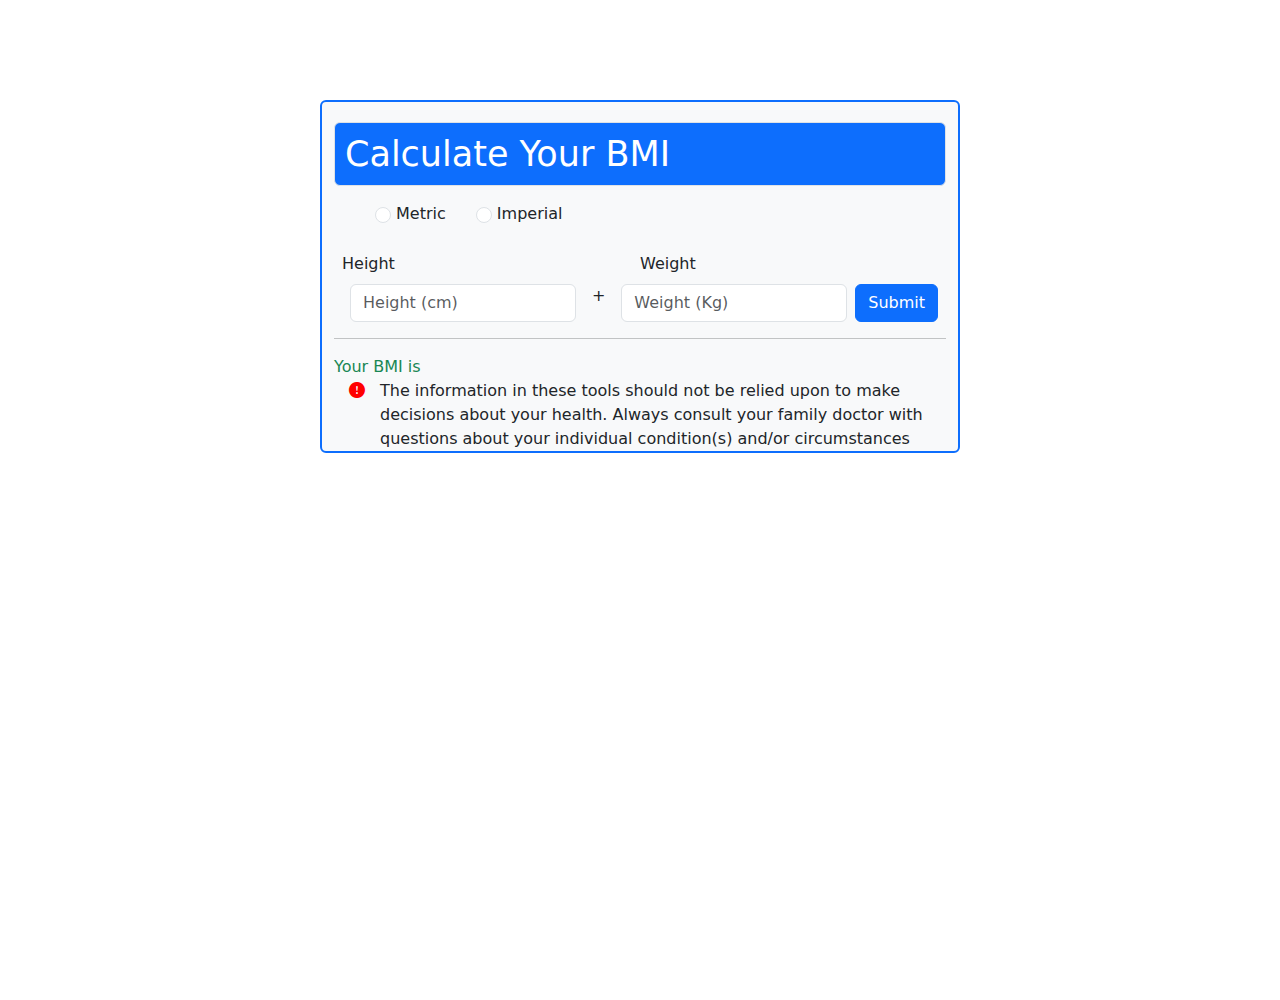
<file: bmi-calculator.html>
<!DOCTYPE html>
<html lang="en">
<head>
    <meta charset="UTF-8">
    <meta name="viewport" content="width=device-width, initial-scale=1.0">
    <title>BMI</title>
    <link rel="stylesheet" href="https://cdn.jsdelivr.net/npm/bootstrap-icons@1.11.1/font/bootstrap-icons.css">
    <link rel="stylesheet" href="https://cdn.jsdelivr.net/npm/bootstrap@5.3.2/dist/css/bootstrap.min.css">
    <style>
        h1{
            font-size: 35px;
            margin-top: 20px;
        }
        body{
            width: 100%;
            height: 100vh;
            
        }
        .bi-exclamation-circle-fill{
            color: red;
        }
        .radio span{
            margin-left: 20px;
        }
        .radio input{
            margin: 5px;
        }
        .value{
            font-size: 50px;
        }
        .footer span{
            padding-left: 15px;
        }
        h1{
            color: white;
            padding: 10px;
        }
        .main-con{
            margin-top: 100px;
        }
    </style>
    <script>
        function cal(){
            var w = parseInt(document.getElementById("weight").value);
            var h = parseInt(document.getElementById("height").value)/100;
            var bmi = w / Math.pow(h,2);
            document.getElementById("result").innerHTML=Math.round(bmi);
        }
    </script>
</head>
<body class="">
    <div class="main-con container-fluid w-50 border border-2 border-primary rounded bg-light">
        <div class="w-100" >
        <div class="">
            <h1 class="border bg-primary w-100 rounded">Calculate Your BMI</h1>
        </div>
        <div class="radio m-3">
            <span><input type="radio" value="Metric" name="unit" class="form-check-input" >Metric</span>
            <span><input type="radio" value="imperial" name="unit" class="form-check-input" >Imperial</span>
        </div>
        <div class="d-flex p-2 row-1">
            <div class="col-6">Height</div>
            <div class="col-7">Weight</div>
        </div>
        <div class="d-flex mx-2">
            <input type="number" id="height" class="form-control mx-2" placeholder="Height (cm)">
            <span class="mx-2">+</span>
            <input type="number" id="weight" class="form-control mx-2" placeholder="Weight (Kg)">
            <button onclick="cal()" class="btn btn-primary">Submit</button>
        </div>
        <hr size="1" color="grey">
        </div>
        <div class="text-success">Your BMI is </div><div id="result" class="value"></div>
        <div class="footer d-flex">
            <span class="bi bi-exclamation-circle-fill"></span>
            <span>The information in these tools should not be relied upon to make decisions about your health. Always consult your family doctor with questions about your individual condition(s) and/or circumstances</span>
        </div>
    </div>
</body>
</html>
</file>
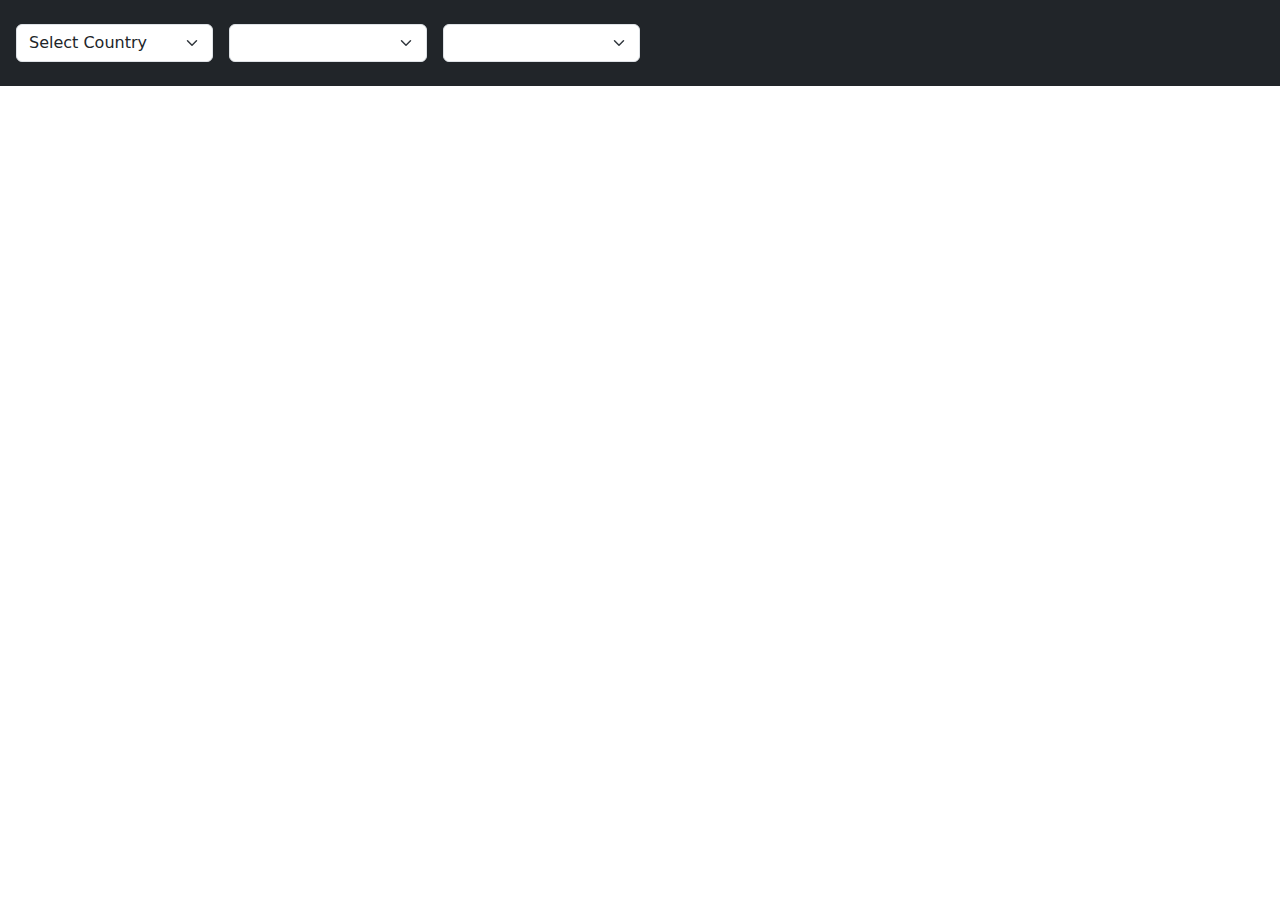
<file: booking.html>
<!DOCTYPE html>
<html lang="en">
<head>
    <meta charset="UTF-8">
    <meta name="viewport" content="width=device-width, initial-scale=1.0">
    <title>Document</title>
    <link rel="stylesheet" href="https://cdn.jsdelivr.net/npm/bootstrap@5.3.2/dist/css/bootstrap.min.css">
    <script type="text/javascript">
       function loadcountry(){
        fetch("country_data/countriesStates.json")
            .then(function(res){
                return res.json();
            })
            .then(function(countriesStates){
                countriesStates.map(function(cont){
                    const option = document.createElement("option");
                    option.value=cont.name;
                    option.innerHTML=cont.name;
                    document.getElementById("Country").appendChild(option);
                })
            })
            .catch(function(){
                alert(`Unable to Fetch - Check the FileName`);
            })
       }
       function loadstate(){
           const contry=document.getElementById("Country").value;
           const selectcity={name:"Select City"}
           fetch("country_data/countriesStates.json")
            .then(function(res){
                return res.json();
            })
            .then(function(countriesStates){
                countriesStates.map(function(cont){
                    if(cont.name==contry){
                        cont.states.unshift(selectcity);
                        cont.states.map(function(stat){
                            const option=document.createElement("option");
                            option.value=stat.name;
                            option.innerHTML=stat.name;
                            document.getElementById("State").appendChild(option);
                        })
                    }
                })
            })
       }
       function loadcity(){
            var contry=document.getElementById("Country").value;
            var state=document.getElementById("State").value;
            fetch("country_data/citiesnameall.json")
                .then(function(res){
                    return res.json();
                })
                .then(function(citiesname){
                    citiesname.map(function(cont){
                        if(cont.name==contry){
                            cont.states.map(function(stat){
                                if(stat.name==state){
                                    stat.cities.map(function(city){
                                        const option=document.createElement("option");
                                        option.value=city.name;
                                        option.innerHTML=city.name;
                                        document.getElementById("City").appendChild(option);
                                    })
                                }
                            })
                        }
                    })
                })
       }
       function loadfood(){
            document.querySelector("h3").innerHTML="Getting Your Food to you..."
       }
       function bodyload(){
        loadcountry();
        loadstate();
        loadcity();
       }
    </script>
</head>
<body onload="bodyload()"> 
    <nav class="navbar bg-dark">
        <div class="d-flex m-2 w-50">
            <select onchange="loadstate()" id="Country" class="form-select m-2"></select>
            <select onchange="loadcity()" id="State" class="form-select m-2"></select>
            <select onchange="loadfood()" id="City" class="form-select m-2"></select>
        </div>
    </nav>
    <main>
        <div>
            <h3 class="text-success m-2"></h3>
        </div>
    </main>
</body>
</html>
</file>
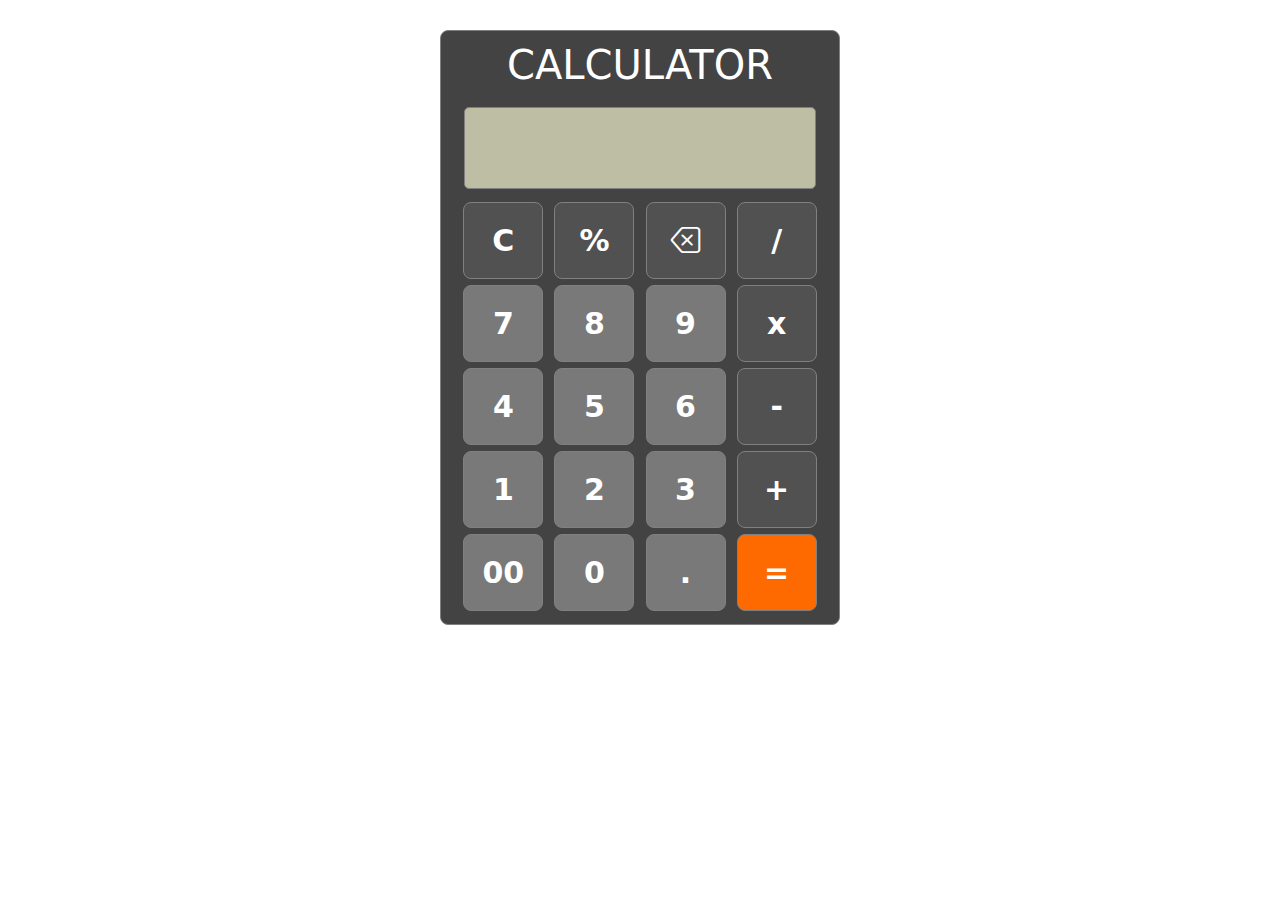
<file: Calculator.html>
<!DOCTYPE html>
<html lang="en">
<head>
    <meta charset="UTF-8">
    <meta name="viewport" content="width=device-width, initial-scale=1.0">
    <title>Calculator</title>
    <link rel="stylesheet" href="https://cdn.jsdelivr.net/npm/bootstrap-icons@1.11.1/font/bootstrap-icons.css">
    <link rel="stylesheet" href="https://cdn.jsdelivr.net/npm/bootstrap@5.3.2/dist/css/bootstrap.min.css">
    <script>
        let currentInput='';
        let operator='';
        function getNumber(n){
            currentInput +=n;
            display();
        }
        function getOperator(op){
            currentInput +=op;
            display();
        }
        function Result(){
            const expression=currentInput;
            const showResult=eval(expression);
            currentInput=showResult;
            console.log(currentInput);
            display();
        }
        function display(){
            document.getElementById("textField").value=currentInput;
        }
        function clearscr(){
            currentInput="";
            operator="";
            display();
        }
        function backspace(){
            let remove=currentInput.slice(0,currentInput.length-1);
            currentInput=remove;
            display();
        }
    </script>

    <style>
        input{
            padding: 10px;
            font-size: 40px;
            margin: 10px 0px 10px 0px;
            width:93%;
            text-align: end; 
            border: 1px solid grey;
            border-radius: 5px;
            background-color: #BEBEA4;
        }
        button{
            padding: 15px;
            font-size: 30px;
            width: 80px;
            margin: 3px;
            border: 1px solid grey;
            border-radius: 8px;
            background-color: #797979;
            color: white;
            font-weight: bold;
        }
        button:hover{
            border-color: white;
            box-shadow: 1px 1px 1px white;
        }
        section{
            width: 400px;
            border: 1px solid gray;
            text-align: center;
            padding: 10px;
            margin-top:30px;
            background-color: #434343;
            border-radius: 8px;
        }
        .operator{
            background-color: #515151;
        }
        .operator1{
            background-color: #FE6A00;
        }
        @media screen and (max-width:450px){
            button{
                padding: 10px;
                width: 65px;
            }
        }
    </style>
</head>
<body class="container-fluid d-flex justify-content-center">
    <section class="">
        <h1 class="text-white">CALCULATOR</h1>
        <input type="text" id="textField" readonly>
        <div>
            <div>
                <button onclick="clearscr()" class="operator">C</button>
                <button onclick="getOperator('%')" class="operator">%</button>
                <button onclick="backspace()" class="bi bi-backspace operator"></button>
                <button onclick="getOperator('/')" class="operator">/</button>
            </div>
            <div>
                <button onclick="getNumber('7')">7</button>
                <button onclick="getNumber('8')">8</button>
                <button onclick="getNumber('9')">9</button>
                <button onclick="getOperator('*')" class="operator">x</button>
            </div>
            <div>
                <button onclick="getNumber('4')">4</button>
                <button onclick="getNumber('5')">5</button>
                <button onclick="getNumber('6')">6</button>
                <button onclick="getOperator('-')" class="operator">-</button>
            </div>
            <div>
                <button onclick="getNumber('1')">1</button>
                <button onclick="getNumber('2')">2</button>
                <button onclick="getNumber('3')">3</button>
                <button onclick="getOperator('+')" class="operator">+</button>
            </div>
            <div>
                <button onclick="getNumber('00')">00</button>
                <button onclick="getNumber('0')">0</button>
                <button onclick="getOperator('.')">.</button>
                <button onclick="Result()" class="operator1">=</button>
            </div>
        </div>
    </section>
</body>
</html>
</file>
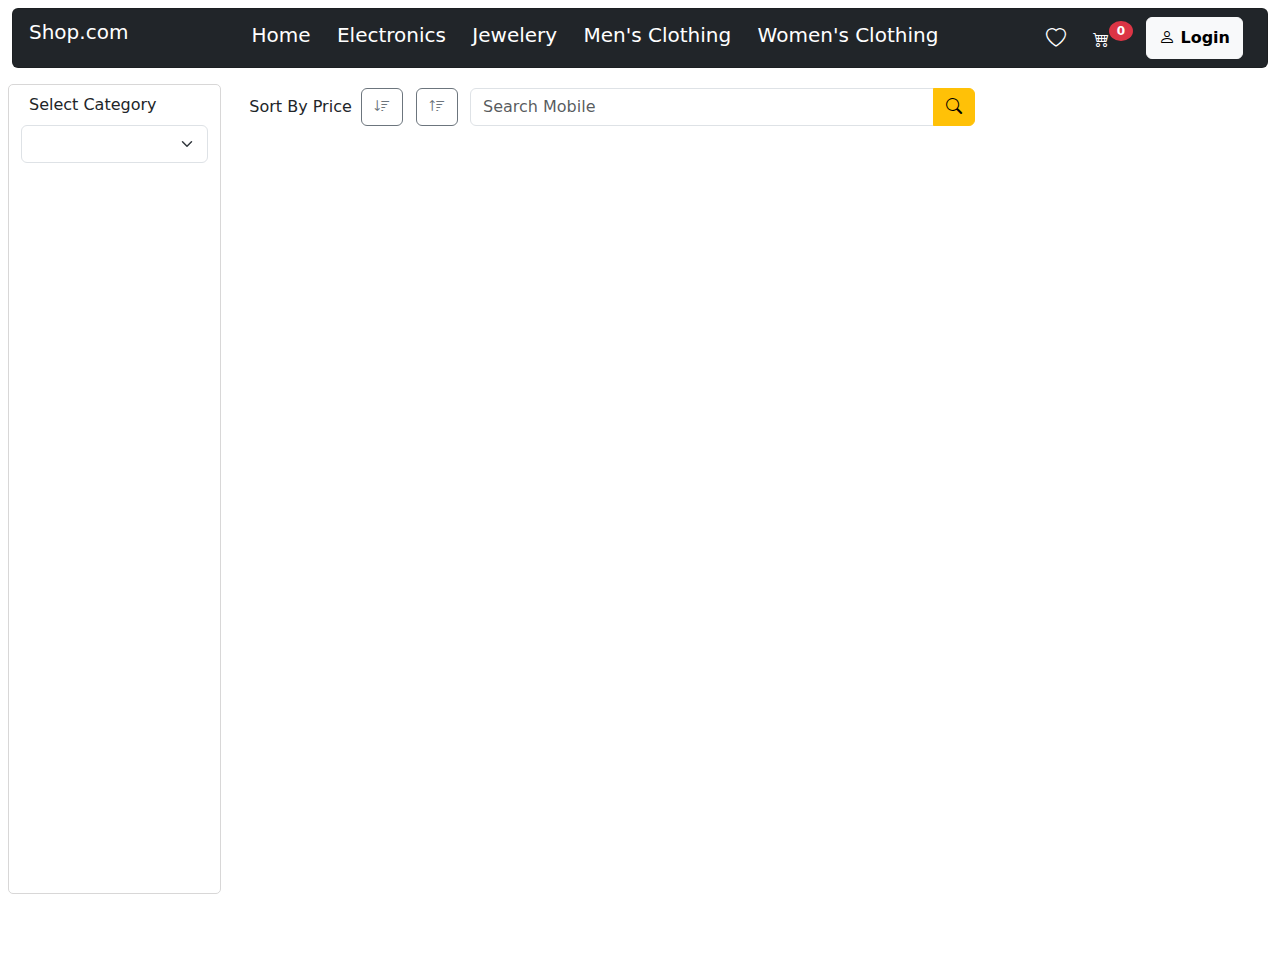
<file: Shopping.com.html>
<!DOCTYPE html>
<html lang="en">
<head>
    <meta charset="UTF-8">
    <meta name="viewport" content="width=device-width, initial-scale=1.0">
    <title>Array</title>
    <script src="https://code.jquery.com/jquery-3.7.1.min.js"></script>
    <link rel="stylesheet" href="https://cdn.jsdelivr.net/npm/bootstrap-icons@1.11.1/font/bootstrap-icons.css">
    <link rel="stylesheet" href="https://cdn.jsdelivr.net/npm/bootstrap@5.3.2/dist/css/bootstrap.min.css">

    <link rel="stylesheet" href="https://cdn.jsdelivr.net/npm/bootstrap@5.3.2/dist/css/bootstrap.min.css">
    <script type="text/javascript">
        function getCategory(){
            fetch("https://fakestoreapi.com/products/categories")
            .then(function(res){
                return res.json();
            })
            .then(function(categories){
                categories.unshift("all");
                categories.map(function(category){
                    const option=document.createElement("option");
                    option.text=category.toUpperCase();
                    option.value=category;
                    document.getElementById("listcategory").appendChild(option);
                })
            })
        }
        function LoadProduct(url){
            document.getElementById("mainarea").innerHTML="";
            fetch(url)
            .then(function(res){
                return res.json();
            })
            .then(function(products){
                products.map(function(item){
                    const div=document.createElement("div");
                    div.className="card p-2 m-2";
                    div.style.width="240px";
                    div.innerHTML=`
                    <img class="card-img-top" width="auto" height="150" src="${item.image}">
                    <div class="card-header overflow-auto" style="height:90px">${item.title}</div>
                    <div class="card-body">
                        <dl>
                            <dt>Price</dt>
                            <dd>$ ${item.price}<dd>
                            <dt>Rating</dt>
                            <dd>${item.rating.rate} <span class="bi bi-star-fill text-success"></span> [${item.rating.count}]</dd>
                        <dl>
                    </div>
                    <div class="card-footer">
                        <button class="btn btn-success w-100" onclick="addcartclick(${item.id})"><span class="bi bi-cart4"></span> Add to Cart</button>
                    </div>
                    `;
                document.getElementById("mainarea").appendChild(div);
                })
            })
        }
        var cartitem=[];
        function addcartclick(id){
            fetch(`https://fakestoreapi.com/products/${id}`)
            .then(function(res){
                return res.json();
            })
            .then(function(product){
                cartitem.push(product);
                alert(`${product.title}\nAdded to Cart`);
                cartcount();
            })
        }
        function showCart(){
            document.querySelector("tbody").innerHTML="";
            cartitem.map(function(item){
            const tr=document.createElement("tr");
            const tdPreview=document.createElement("td");
            const tdTitle=document.createElement("td");
            const tdPrice=document.createElement("td");
            tdPreview.innerHTML=`<img width="50" height="50" src=${item.image}>`;
            tdTitle.innerHTML=item.title;
            tdPrice.innerHTML=`$${item.price}`;
            tr.appendChild(tdPreview);
            tr.appendChild(tdTitle);
            tr.appendChild(tdPrice);
            document.querySelector("tbody").appendChild(tr);
            })
        }
        function cartcount(){
            document.getElementById("cartCount").innerHTML=cartitem.length;
        }
        function catChange(){
            var catvalue=document.getElementById("listcategory").value;
            if(catvalue=="all"){
                LoadProduct("https://fakestoreapi.com/products");
            }else{
                LoadProduct(`https://fakestoreapi.com/products/category/${catvalue}`);
            }
        }
        function navChange(catvalue){
            if(catvalue=="all"){
                LoadProduct("https://fakestoreapi.com/products");
            }else{
                LoadProduct(`https://fakestoreapi.com/products/category/${catvalue}`);
            }
            document.getElementById("listcategory").value=catvalue;
        }
        function clockload(){
            const todaytime=new Date();
            const time=todaytime.toLocaleTimeString();
            document.getElementById("clock").innerHTML=`${time}`;
        }
       /* function btnLogin(){
            fetch("https://fakestoreapi.com/users")
            .then(function(res){
                return res.json();
            })
            .then(function(crmatch){
                const user=document.getElementById("txtUser").value;
                const pass=document.getElementById("txtPass").value;
                if(crmatch.username==user && crmatch.password==pass){
                    alert("Login Sucessfully");
                }
                else{
                    alert("Invalid Credentials");
                }
            })
        }       */
        function onstart(){
            document.getElementById("listcategory").innerHTML="";
            getCategory();
            LoadProduct("https://fakestoreapi.com/products");
            cartcount();
            setInterval(clockload,1000);
        }
    </script>
    <style>
        .cart{
            height: 90vh;
            border: 1px solid rgb(216, 215, 215);
            border-radius: 5px;
        }
        a{
            text-decoration: none;
            color: white;
        }
        .NavLink span a{
            padding: 20px 10px 20px 10px;
        }
        .NavLink span a:hover{
            padding: 20px 10px 20px 10px;
            background-color: white;
            color: black;
        }
    </style>
</head>
<body class="container-fluid" onload="onstart()"> 
    <nav class="navbar">   
        <div class="navbar-toggler w-100 bg-dark p-2 d-flex justify-content-between">
            <span class="navbar-brand rounded-5 text-white ms-2">Shop.com</span>
            <div class="NavLink mt-2">
                <span><a href="JavaScript:navChange('all')">Home</a></span>
                <span><a href="JavaScript:navChange('electronics')">Electronics</a></span>
                <span><a href="JavaScript:navChange('jewelery')">Jewelery</a></span>
                <span><a href="JavaScript:navChange('men\'s clothing')">Men's Clothing</a></span>
                <span><a href="JavaScript:navChange('women\'s clothing')">Women's Clothing</a></span>
            </div>
            <div class="d-flex">
                <div class="mt-1">
                    <span class="bi bi-heart me-2 text-white"></span>
                    <button class="bi bi-cart4 btn text-white me-4 position-relative" data-bs-toggle="modal" data-bs-target="#cart" onclick="showCart()">
                        <span class="badge bg-danger rounded-circle position-absolute" id="cartCount"></span>
                    </button>
                    <div class="modal fade" id="cart">
                        <div class="modal-dialog">
                            <div class="modal-content">
                                <div class="modal-header">
                                    <h2>Your Cart</h2>
                                    <button class="btn-close" data-bs-dismiss="modal"></button>
                                </div>
                                <div class="modal-body">
                                    <table class="table table-hover">
                                        <thead class="table">
                                            <tr>
                                                <th>Preview</th>
                                                <th>Item</th>
                                                <th>Price</th>
                                            </tr>
                                        </thead>
                                        <tbody>

                                        </tbody>
                                        <tfoot>
                                            <tr>
                                                <th></th>
                                                <th></th>
                                                <th id="totalPrice"></th>
                                            </tr>
                                        </tfoot>
                                    </table>
                                    <button class="btn btn-outline-success m-1">Make Payment</button>
                                </div>
                            </div>
                        </div>
                    </div>
                </div>
                <button class="btn btn-light float-end me-3" data-bs-toggle="modal" data-bs-target="#loginbtn">
                    <span class="bi bi-person fw-bold"> Login</span>
                </button>
                <div class="modal fade" id="loginbtn">
                    <div class="modal-dialog">
                        <div class="modal-content">
                            <div class="modal-header text-center">
                                <button class="btn-close" data-bs-dismiss="modal"></button>
                            </div>
                            <div class="modal-body">
                                <h3 class="text-center">Login</h3>
                                <form action="">
                                    <div class="d-flex mt-4">
                                        <span class="bi bi-person" style="font-size: 20px;"></span>
                                        <input type="text" class="form-control ms-2" placeholder="UserName: johnd" id="txtUser">
                                    </div>
                                    <div class="d-flex mt-4">
                                        <span class="bi bi-key" style="font-size: 20px;"></span>
                                        <input type="password" class="form-control ms-2" placeholder="Password: m38rmF" id="txtPass">
                                    </div>
                                    <button class="btn btn-success mt-5 w-100" onclick="btnLogin()">Login</button>
                                    <div class="d-flex m-3 ms-0">
                                        <input type="checkbox" class="form-check-input ">
                                        <div class="ms-2">Remember Me</div>
                                    </div>
                                    <a href="">Forgot Password</a>
                                </form>
                            </div>
                        </div>
                    </div>
                </div>
            </div>
        </div>
    </nav>
    <section class="row">
         <div class="cart col-2 m-2" >
            <div class="m-2">Select Category</div>
            <select onchange="catChange()" class="mt-2 form-select" name="" id="listcategory">

            </select>
        </div>
        <div class="view col m-2" id="vardview">
            <div class="d-flex">
                <div>
                    <span>Sort By Price</span>
                    <button class="bi bi-sort-down btn btn-outline-secondary fs-6 m-1" onclick="asdsort()"></button>
                    <button class="bi bi-sort-up btn btn-outline-secondary fs-6 m-1" onclick="dsdsort()"></button>
                </div>
                <div class="m-1 ms-2 w-50">
                    <div class="input-group">
                        <input type="text" class="form-control" placeholder="Search Mobile">
                        <button class="bi bi-search btn btn-warning "></button>
                    </div>
                </div> 
                <div class="mt-2 ms-2" id="clock"></div>
            </div>
            <div class="d-flex flex-wrap overflow-auto mt-2" style="height:90vh;" id="mainarea">

            </div>
        </div>
        
    </section>
    <script src="https://cdn.jsdelivr.net/npm/bootstrap@5.3.2/dist/js/bootstrap.bundle.min.js"></script>
</body>
</html>
</file>
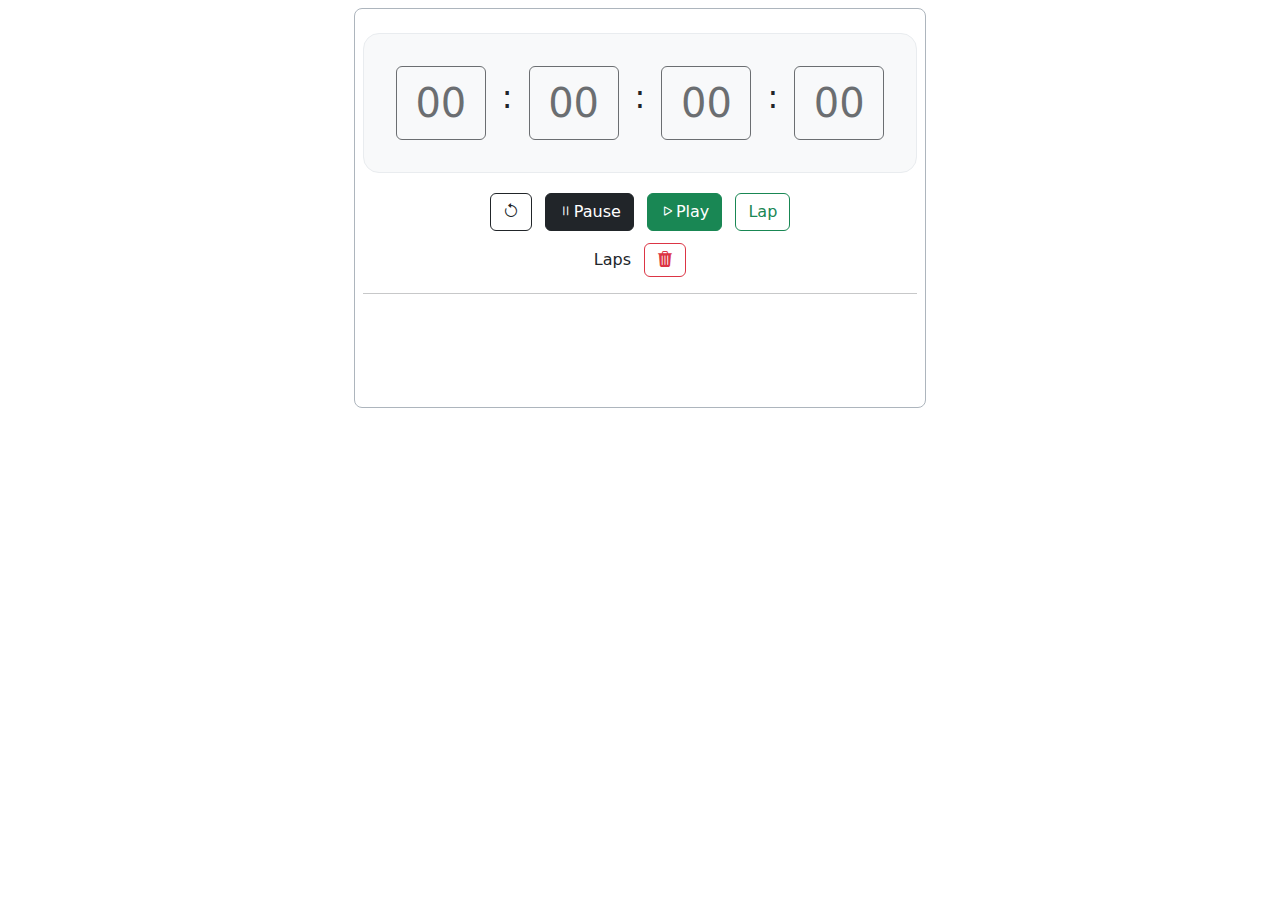
<file: Stopwatch.html>
<!DOCTYPE html>
<html lang="en">
<head>
    <meta charset="UTF-8">
    <meta name="viewport" content="width=device-width, initial-scale=1.0">
    <title>Stopwatch</title>
    <link rel="stylesheet" href="https://cdn.jsdelivr.net/npm/bootstrap-icons@1.11.1/font/bootstrap-icons.css">
    <link rel="stylesheet" href="https://cdn.jsdelivr.net/npm/bootstrap@5.3.2/dist/css/bootstrap.min.css">
    <script>
        var hour=0;
        var min=0;
        var sec=0;
        var mil=0;
        var lap=[];
        function loadhour(){
            hour==23 ? hour=0 : hour++;
            document.getElementById("hours").innerHTML=hour;
        }
        function loadmin(){
            min==59 ? min=0 : min++;
           document.getElementById("minutes").innerHTML=min;
        }
        function loadsec(){
            sec==59 ? sec=0 : sec++;
            document.getElementById("seconds").innerHTML=sec;
        }
        function loadmil(){
            mil==99 ? mil=0 : mil++;
            document.getElementById("milisec").innerHTML=mil;
        }
        function pause(){
            clearInterval(H);
            clearInterval(M);
            clearInterval(S);
            clearInterval(ML);
        }
        function play()
        {
            H=setInterval(loadhour, 3600000);
            M=setInterval(loadmin, 60000);
            S=setInterval(loadsec, 1000);
            ML=setInterval(loadmil, 1);
        }
        function reset(){
            pause();
            document.getElementById("hours").innerHTML="00";
            document.getElementById("minutes").innerHTML="00";
            document.getElementById("seconds").innerHTML="00";
            document.getElementById("milisec").innerHTML="00";
            hour=0;
            sec=0;
            min=0;
            mil=0;
        }
        function loadlap(){
            document.querySelector("ol").innerHTML="";
            var hourvalue=document.getElementById("hours").innerHTML;
            var minvalue=document.getElementById("minutes").innerHTML;
            var secvalue=document.getElementById("seconds").innerHTML;
            var milvalue=document.getElementById("milisec").innerHTML;
            var lapobj={kh:hourvalue,km:minvalue,ks:secvalue,kml:milvalue};
            lap.push(lapobj);
            lap.map(function(list){
                const li=document.createElement("li");
                const span=document.createElement("span");
                li.innerHTML=` ${list.kh} : ${list.km} : ${list.ks} : ${list.kml}`;
                li.appendChild(span);
                document.querySelector("ol").appendChild(li);
            })
        }
        function deletelap(){
            document.querySelector("ol").innerHTML="";
            lap.length=0;
        }
    </script>
    <style>
        main {
           min-height: 400px;
        }
        #hours, #minutes, #seconds, #milisec{
            min-width: 90px;
            font-size: 40px;
        }
        .laps{
            text-align: center;
        }
        @media screen and (max-width:650px) {
            #hours, #minutes, #seconds, #milisec{
            min-width: 40px;
            font-size: 25px;
            margin: 2px;
        } 
        .fs-2{
            display: none;
        }
        main{
            width: 100%;
        }
        }
    </style>
</head>
<body class="container-fluid d-flex justify-content-center">
    <main class="border border-dark-subtle rounded-3 m-2 p-2">
        <div class="count mt-3 p-3 border border-light-subtle rounded-4 d-flex justify-content-center bg-light">
            <div><button class="btn m-3" disabled id="hours">00</button><span class="fs-2">:</span></div>
            <div><button class="btn m-3" disabled id="minutes">00</button><span class="fs-2">:</span></div>
            <div><button class="btn m-3" disabled id="seconds">00</button><span class="fs-2">:</span></div>
            <div><button class="btn m-3" disabled id="milisec">00</button></div>
        </div>
        <div>
            <div class="d-flex justify-content-center mt-3">
                <div>
                    <button class="bi bi-arrow-counterclockwise btn btn-outline-dark m-1" onclick="reset()"></button>
                    <button class="bi bi-pause btn btn-dark m-1" onclick="pause()">Pause</button>
                    <button class="bi bi-play btn btn-success m-1" onclick="play()">Play</button>
                    <button class="btn btn-outline-success m-1" onclick="loadlap()">Lap</button>
                </div>
            </div>
            <div class="laps">
                <div class="mt-2">
                    <span class="">Laps</span>
                    <span class="bi bi-trash3-fill btn btn-outline-danger ms-2 pt-1 pb-1"  onclick="deletelap()"></span>
                </div><hr>
                <div>
                    <ol id="laplist">
                        
                    </ol>
                </div>
            </div>
        </div>
    </main>
</body>
</html>
</file>
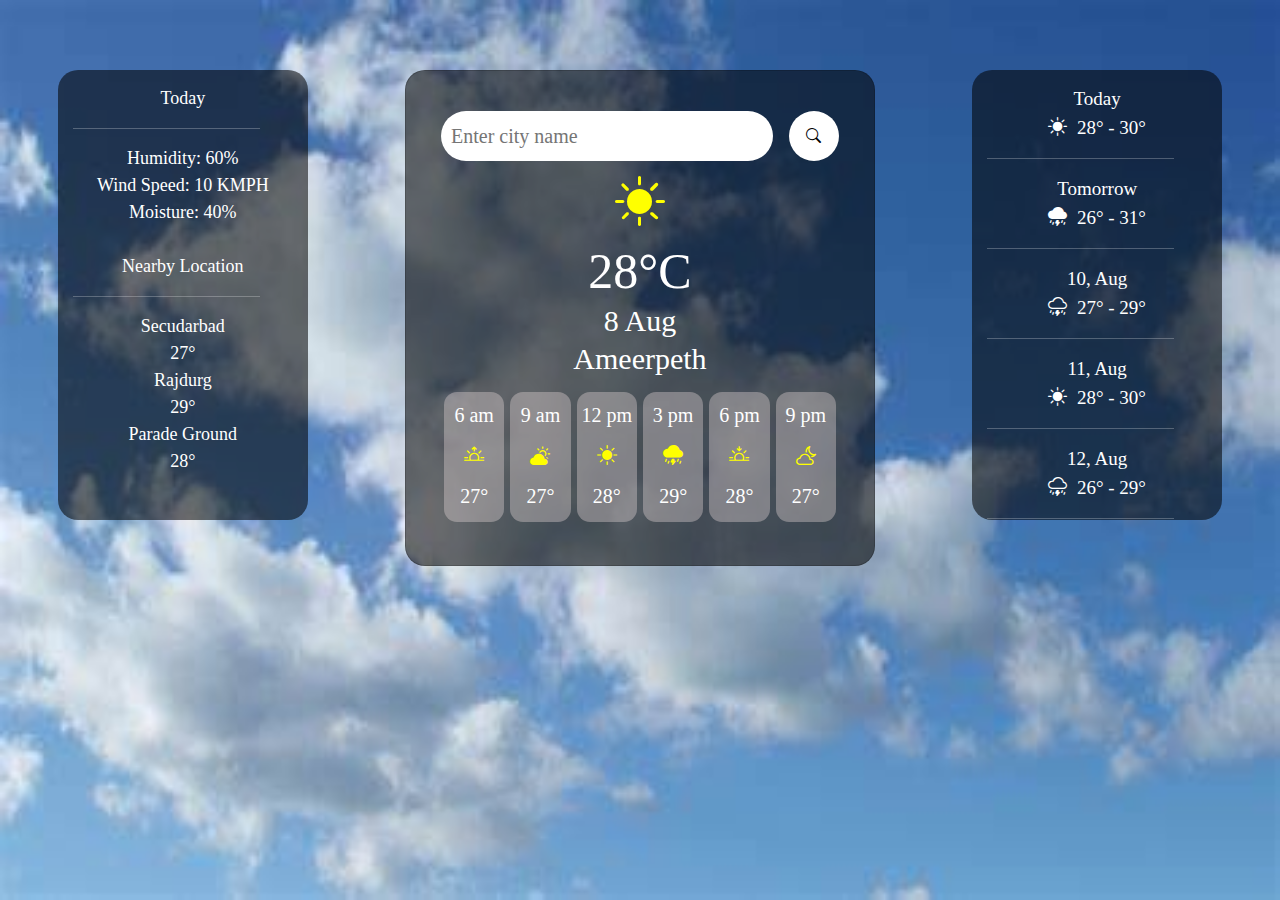
<file: Weather.html>
<!DOCTYPE html>
<html lang="en">
<head>
    <meta charset="UTF-8">
    <meta name="viewport" content="width=device-width, initial-scale=1.0">
    <title>Weather</title>
    <link rel="stylesheet" href="https://cdn.jsdelivr.net/npm/bootstrap-icons@1.11.1/font/bootstrap-icons.css">
    <link rel="stylesheet" href="https://cdn.jsdelivr.net/npm/bootstrap@5.3.2/dist/css/bootstrap.min.css">
    <link rel="shortcut icon" href="images/logo.jpg">
    <style>
        .card{
            width: 90%;
            min-height: 470px;
            max-width:470px;
            background-color: rgba(0, 0, 0, 0.548);
            color:#fff;
            margin:70px auto 0;
            border-radius:20px;
            padding:40px 35px;
            text-align: center;
        }
        body{
            background-size: 100% 100vh;
            background-image: url(images/OIP.jpg);
            background-repeat: no-repeat;
            display: grid;
            grid-template-columns: 2fr 3fr 2fr;
            font-family: calibri;
        }
        .search{
            width:100%;
            display:flex;
            align-items:center;
            justify-content:space-between;
        }
        .search input{
            border:0;
            outline:0;
            background: white;
            color:#555;
            padding:10px 10px;
            border-radius:30px;
            flex:1;
            margin-right:16px;
            font-size:20px;
        }
       .search button{
            border:0;
            background:white; 
            border-radius:50%;  
            width:50px;
            height:50px;
            cursor:pointer;
        }
        .city {
            font-size: 30px;
            font-family:calibri ;
            margin: 2px;
        }
        .temp {
            font-size: 50px;
            margin: 0px;
        }
        .bi-search {
            font-size: 15px;
        }
        .weather span{
            font-size:50px;
        }
        .weather {
            margin-top: 5px;
        }
        .card-row {
            display: flex;
            justify-content: space-between;
            margin-top: 10px;
            width: 100%;
        }
        .day-card {
            padding-top:7px;
            margin: 3px;
            border: 1px solid rgba(139, 133, 133, 0);
            display: grid;
            min-height: 130px;
            width: 110px;
            font-size: 20px;
            background-color: rgba(233, 220, 220, 0.37);
            color:white;
            border-radius: 13px;
        }
        .content {
            position: fixed;
            bottom: 0;
            background: rgba(0, 0, 0, 0.5);
            color: #f1f1f1;
            width: 100%;
            padding: 20px;
            }
            .left-card {
                width: 250px;
                height: 450px;
                background-color: rgba(0, 0, 0, 0.548);
                color:#fff;
                margin:70px auto 0;
                border-radius:20px;
                padding:15px;
                text-align: center;
                font-size: 18px;
            }
            .right-card {
                width: 250px;
                height: 450px;
                background-color: rgba(0, 0, 0, 0.548);
                color:#fff;
                margin:70px auto 0;
                border-radius:20px;
                padding:15px;
                text-align: center;
                font-size: 19px;
            }
            hr {
                width: 85%;
            }
            
            @media screen and (max-width:1000px) {
                body{
                    background-size:cover;
                }
            }
    </style>
</head>
<body>
    <section>
        <div class="left-card">
            <div class="humid"><div>Today</div><hr size="1"><span>Humidity: 60%</span><br><span>Wind Speed: 10 KMPH</span><br><span>Moisture: 40% </span></div>
            <div><br>Nearby Location</div><hr size="1">
            <span>Secudarbad</span><br>27&deg;<br>
            <span>Rajdurg</span><br>29&deg;<br>
            <span>Parade Ground</span><br>28&deg;<br>
        </div>
    </section>
    <section>
       <div class="card">
            <div class="search">
                <input type="text" placeholder="Enter city name">
                <button><span class="bi bi-search"></span></button>
            </div>
            <div class="weather">
            <div>
                <span class="bi bi-brightness-high-fill" style="color: yellow;"></span>
                <h1 class="temp">28°C</h1>
                <h2 class="city">8 Aug</h2>
                <h2 class="city">Ameerpeth</h2>
            </div>
            </div>
            <div class="card-row">
                <div class="day-card">6 am<span class="bi bi-sunrise" style="color: yellow;"></span>27&deg;</div>
                <div class="day-card">9 am<span class="bi bi-cloud-sun-fill" style="color: yellow;"></span>27&deg;</div>
                <div class="day-card">12 pm<span class="bi bi-brightness-high-fill" style="color: yellow;"></span>28&deg;</div>
                <div class="day-card">3 pm<span class="bi bi-cloud-lightning-rain-fill" style="color: yellow;"></span>29&deg;</div>
                <div class="day-card">6 pm<span class="bi bi-sunset" style="color: yellow;"></span>28&deg;</div>
                <div class="day-card">9 pm<span class="bi bi-cloud-moon" style="color: yellow;"></span>27&deg;</div>
            </div>
       </div>
    </section>
    <section>
       <div class="right-card">
            <div>
                <span>Today</span><br><span class="bi bi-brightness-high-fill">&nbsp; 28&deg; - 30&deg;</span><hr size="1">
            </div>
            <div>
                <span>Tomorrow</span><br><span class="bi bi-cloud-lightning-rain-fill">&nbsp; 26&deg; - 31&deg;</span>
            </div><hr size="1">
            <div>
                <span>10, Aug</span><br><span class="bi bi-cloud-lightning-rain">&nbsp; 27&deg; - 29&deg;</span>
            </div><hr size="1">
            <div>
                <span>11, Aug</span><br><span class="bi bi-brightness-high-fill">&nbsp; 28&deg; - 30&deg;</span>
            </div><hr size="1">
            <div>
                <span>12, Aug</span><br><span class="bi bi-cloud-lightning-rain">&nbsp; 26&deg; - 29&deg;</span>
            </div><hr size="1">
       </div>
    </section>
</body>
</html>
</file>
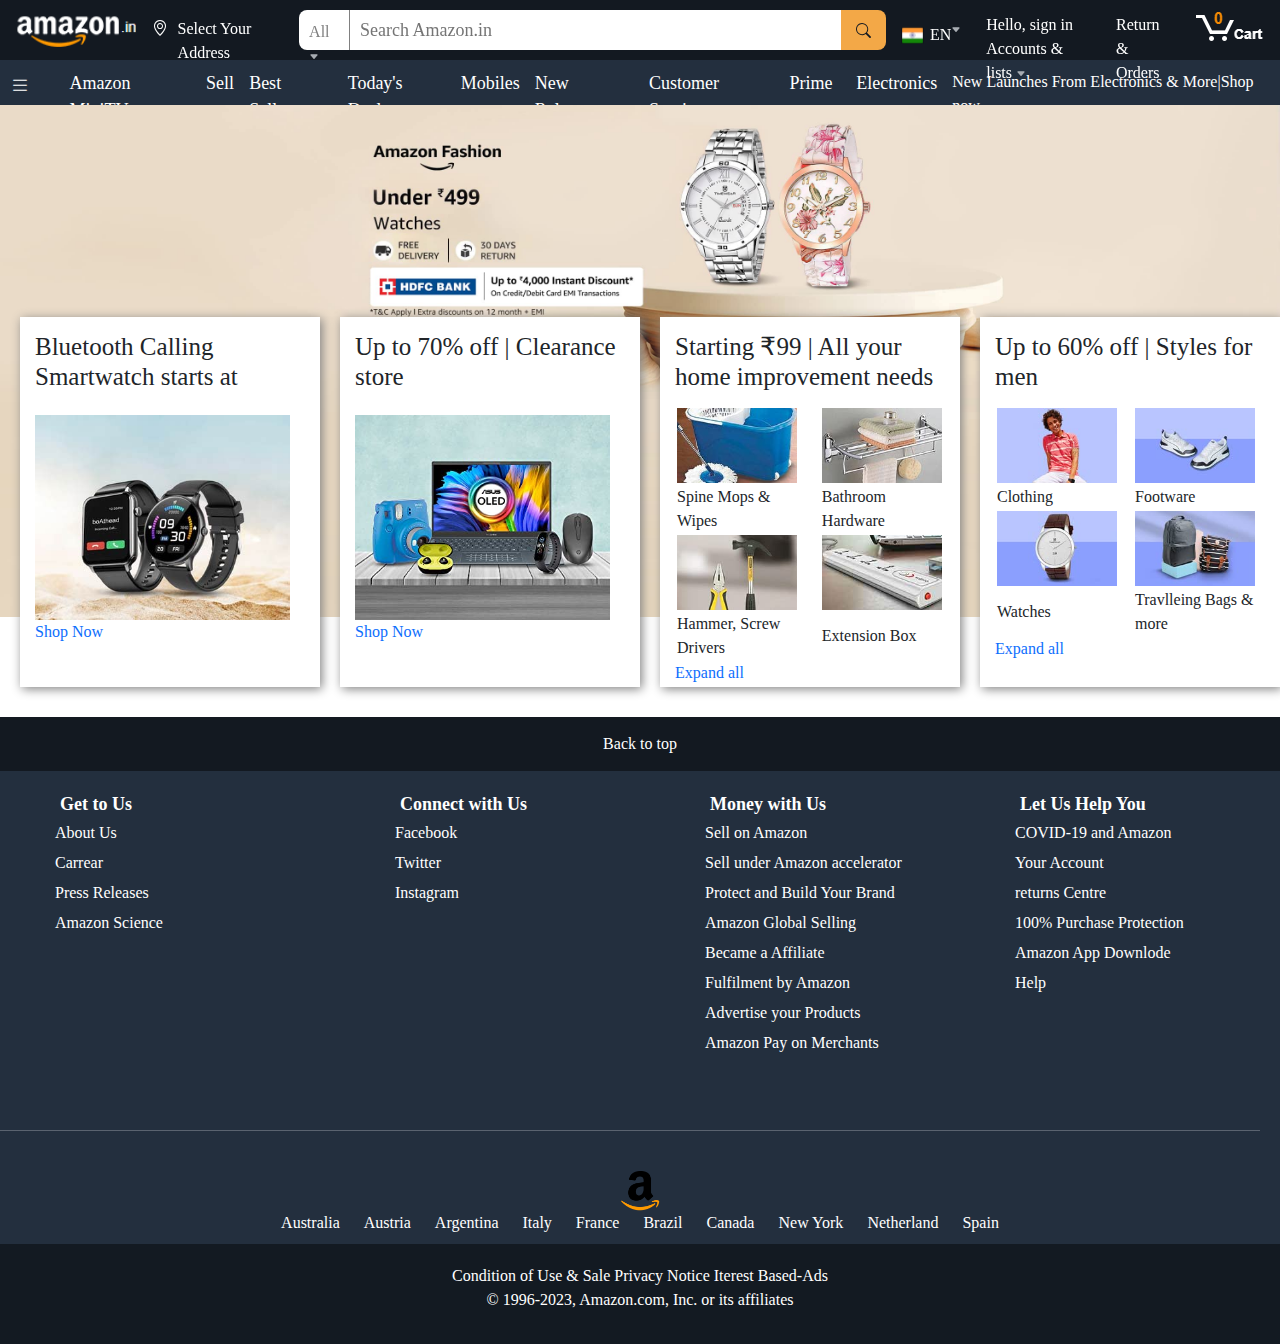
<file: Templates/Amazon.html>
<!DOCTYPE html>
<html lang="en">
<head>
    <meta charset="UTF-8">
    <meta name="viewport" content="width=device-width, initial-scale=1.0">
    <title>Amazon</title>
    <link rel="shortcut icon" href="images/Amazon_icon.png">
    <link rel="stylesheet" href="stylesheet.css">
    <link rel="stylesheet" href="https://cdn.jsdelivr.net/npm/bootstrap-icons@1.11.1/font/bootstrap-icons.css">
    <link rel="stylesheet" href="https://cdn.jsdelivr.net/npm/bootstrap@5.3.2/dist/css/bootstrap.min.css">
</head>
<body>
        <nav class="nav1">
            <div class="nav1-left">
                <img src="images/amazon-logo.PNG" alt="amazon-logo">
                <span class="bi bi-geo-alt"></span>
                <span>Select Your Address</span>
            </div>
            <div class="nav1-mid">
                <div class="all-btn">
                    <span>All</span><span class="bi bi-caret-down-fill"></span>
                </div>
                <input type="search" placeholder="Search Amazon.in">
                <div class="search"><span class="bi bi-search"></span></div>
            </div>
            <div class="nav1-right">
                <div class="r1">
                    <img src="images/flag.PNG" alt="country">
                    <div>EN</div>
                    <span class="bi bi-caret-down-fill"></span>
                </div>
                <div class="r2">
                    <a href="signin.html">
                        <span>Hello, sign in</span><br>
                        <span>Accounts & lists</span>
                        <span class="bi bi-caret-down-fill"></span>
                    </a>
                </div>
                <div class="r3">
                    <a href="#">
                        <span>Return</span><br>
                        <span>& Orders</span>
                    </a>
                </div>
                <div>
                    <a href="#"><img src="images/cart.PNG" alt="cart"></div></a>
                </div>
        </nav>
        <header>
        <nav class="nav2" id="nav">
            <div class="nav2-left">
                <ul>
                    <li><a href=""><span class="bi bi-list" id="top">All</span></a></li>
                    <li><a href="">Amazon MiniTV</a></li>
                    <li><a href="">Sell</a></li>
                    <li><a href="">Best Sellers</a></li>
                    <li><a href="">Today's Deals</a></li>
                    <li><a href="">Mobiles</a></li>
                    <li><a href="">New Releases</a></li>
                    <li><a href="">Customer Service</a></li>
                    <li><a href="">Prime<span class="bi bi-caret-down-fill"></span></a></li>
                    <li><a href="">Electronics</a></li>
                </ul>
            </div>
            <div class="nav2-right">
                New Launches From Electronics & More|Shop now
            </div>
        </nav>
    </header>
    <main>
        <div class="main-div">
            <img src="images/Banner/Banner2.jpg" alt="banner" width="100%" height="">
            <div class="cat-div">
                <div class="row1">
                    <div class="col1">
                        <h1>Bluetooth Calling Smartwatch starts at</h1>
                        <div class="image-single"><img src="images/dvi/watch.jpg" alt=""></div>
                        <a href="#">Shop Now</a>
                    </div>
                    <div class="col2">
                        <h1>Up to 70% off | Clearance store</h1>
                        <div class="image-single"><img src="images/dvi/laptop.jpg" alt=""></div>
                        <a href="#">Shop Now</a>
                    </div>
                    <div class="col3">
                        <h1>Starting ₹99 | All your home improvement needs</h1>
                        <table style="width: 95%;">
                            <tr>
                                <td><img src="images/dvi/mop.jpg" alt="mop"></td>
                                <td><img src="images/dvi/towel.jpg" alt=""></td>
                            </tr>
                            <tr>
                                <td>Spine Mops & Wipes</td>
                                <td>Bathroom Hardware</td>
                            </tr>
                            <tr>
                                <td><img src="images/dvi/hammer.jpg" alt=""></td>
                                <td><img src="images/dvi/elec.jpg" alt=""></td>
                            </tr>
                            <tr>
                                <td>Hammer, Screw Drivers</td>
                                <td>Extension Box</td>
                            </tr>
                        </table>
                        <a href="#">Expand all</a>
                    </div>
                    <div class="col4">
                        <h1>Up to 60% off | Styles for men</h1>
                        <table style="width: 95%;">
                            <tr>
                                <td><img src="images/dvi/cloth.jpg" alt="mop"></td>
                                <td><img src="images/dvi/foot.jpg" alt=""></td>
                            </tr>
                            <tr>
                                <td>Clothing</td>
                                <td>Footware</td>
                            </tr>
                            <tr>
                                <td><img src="images/dvi/analog-watch.jpg" alt=""></td>
                                <td><img src="images/dvi/bag.jpg" alt=""></td>
                            </tr>
                            <tr>
                                <td>Watches</td>
                                <td> Travlleing Bags & more</td>
                            </tr>
                        </table>
                        <a href="#">Expand all</a>
                    </div>
                    </div>
                </div>
            </div>
        </div>       
    </main>
    
    <footer>
        <a href="#top"><div class="btt">Back to top</div></div></a>
        <div class="foot-cat">
            <div class="foot-container">
                <span>Get to Us</span>
                <ul>
                    <li><a href="#">About Us</a></li>
                    <li><a href="#">Carrear</a></li>
                    <li><a href="#">Press Releases</a></li>
                    <li><a href="#">Amazon Science<a></li>
                </ul>
            </div>
            <div class="foot-container">
                <span>Connect with Us</span>
                <ul>
                    <li><a href="#">Facebook</a></li>
                    <li><a href="#">Twitter</a></li>
                    <li><a href="#">Instagram</a></li>
                </ul>
            </div>
            <div class="foot-container">
                <span>Money with Us</span>
                <ul>
                    <li><a href="#">Sell on Amazon</a></li>
                    <li><a href="#">Sell under Amazon accelerator</a></li>
                    <li><a href="#">Protect and Build Your Brand</a></li>
                    <li><a href="#">Amazon Global Selling</a></li>
                    <li><a href="#">Became a Affiliate</a></li>
                    <li><a href="#">Fulfilment by Amazon</a></li>
                    <li><a href="#">Advertise your Products</a></li>
                    <li><a href="#">Amazon Pay on Merchants</a></li>
                </ul>
            </div>
            <div class="foot-container">
                <span>Let Us Help You</span>
                <ul>
                    <li><a href="#">COVID-19 and Amazon</a></li>
                    <li><a href="#">Your Account</a></li>
                    <li><a href="#">returns Centre</a></li>
                    <li><a href="#">100% Purchase Protection</a></li>
                    <li><a href="#">Amazon App Downlode</a></li>
                    <li><a href="#">Help</a></li>
                </ul>
            </div>
        </div>
        <div class="amazon-con">
            <hr size="1" color="grey" style="margin-left: -20px;"><br>
            <img src="images/Amazon_icon.png" alt="logo" width="40"><br>
            <a href="#">Australia</a>
            <a href="#">Austria</a>
            <a href="#">Argentina</a>
            <a href="#">Italy</a>
            <a href="#">France</a>
            <a href="#">Brazil</a>
            <a href="#">Canada</a>
            <a href="#">New York</a>
            <a href="#">Netherland</a>
            <a href="#">Spain</a>
        </div>
        <div class="footer-3">
            Condition of Use & Sale Privacy Notice Iterest Based-Ads<br>
            © 1996-2023, Amazon.com, Inc. or its affiliates
        </div>
    </footer>
</body>
</html>
</file>
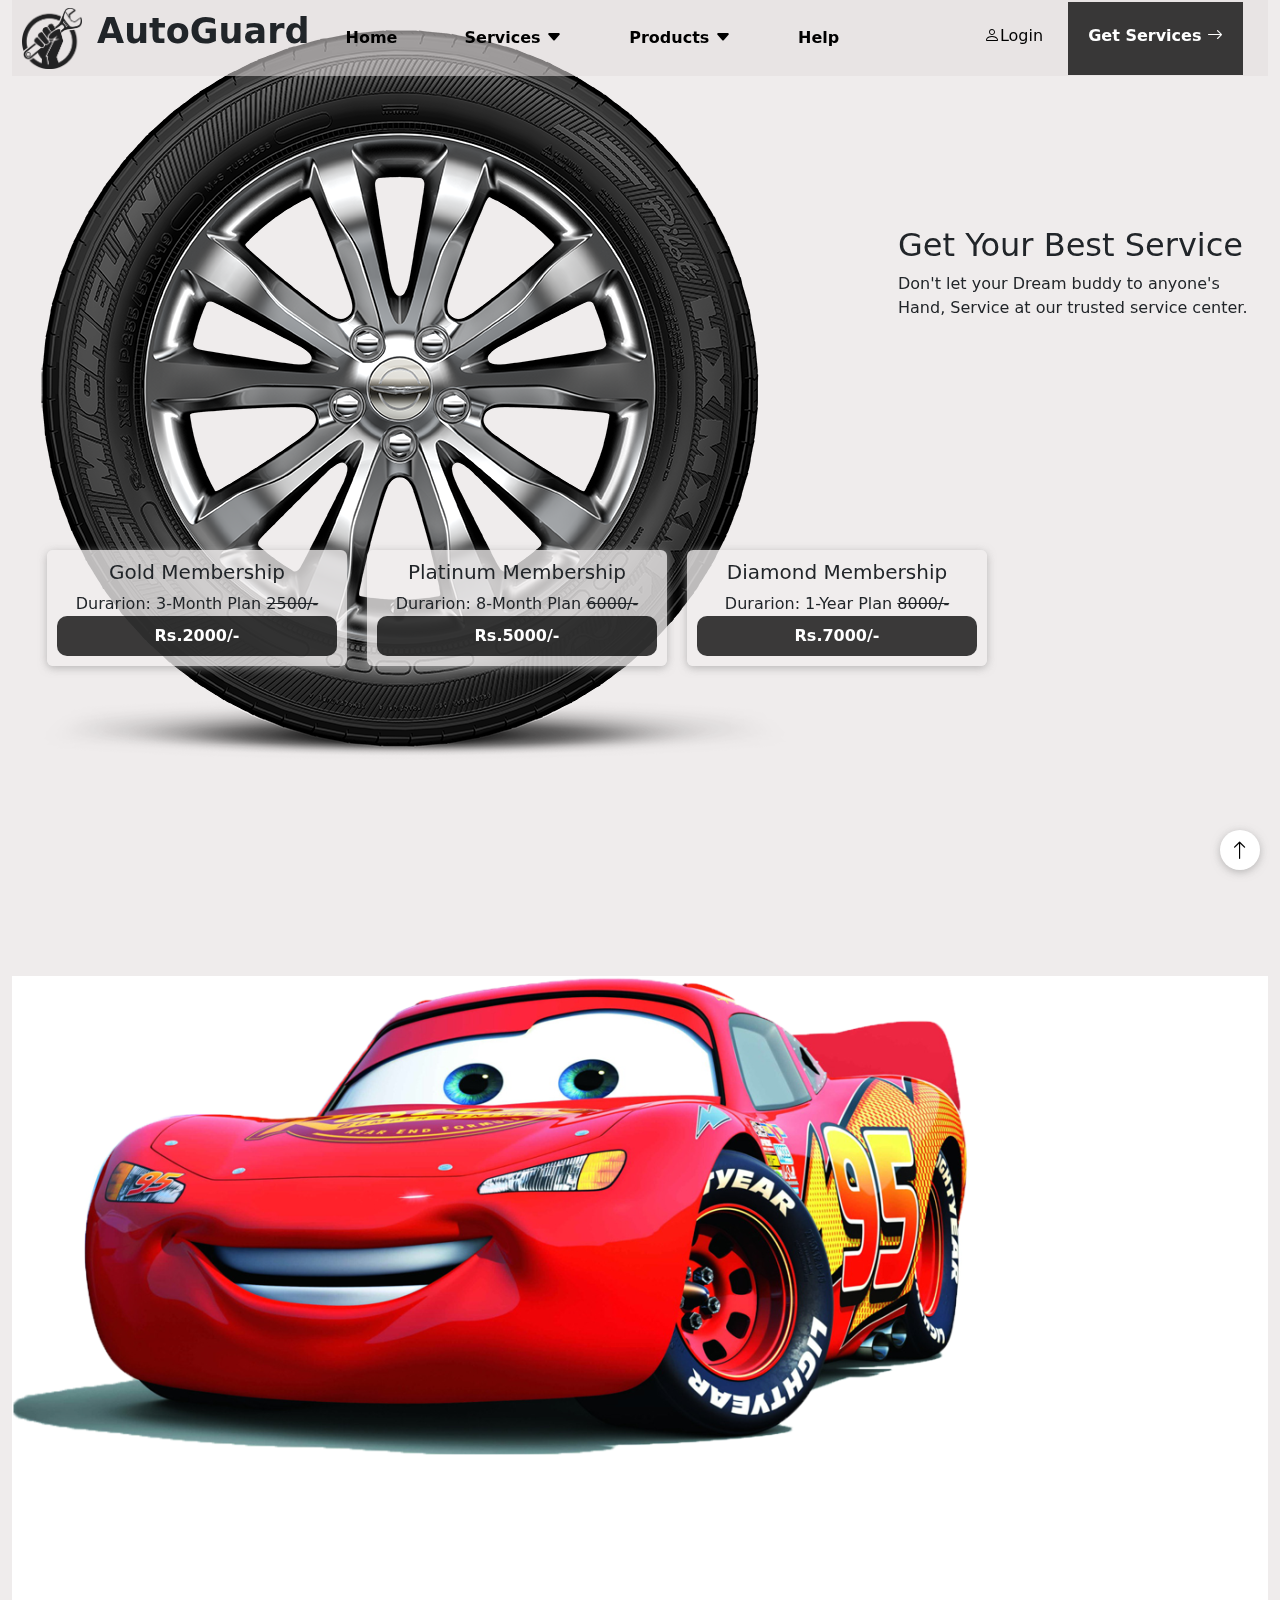
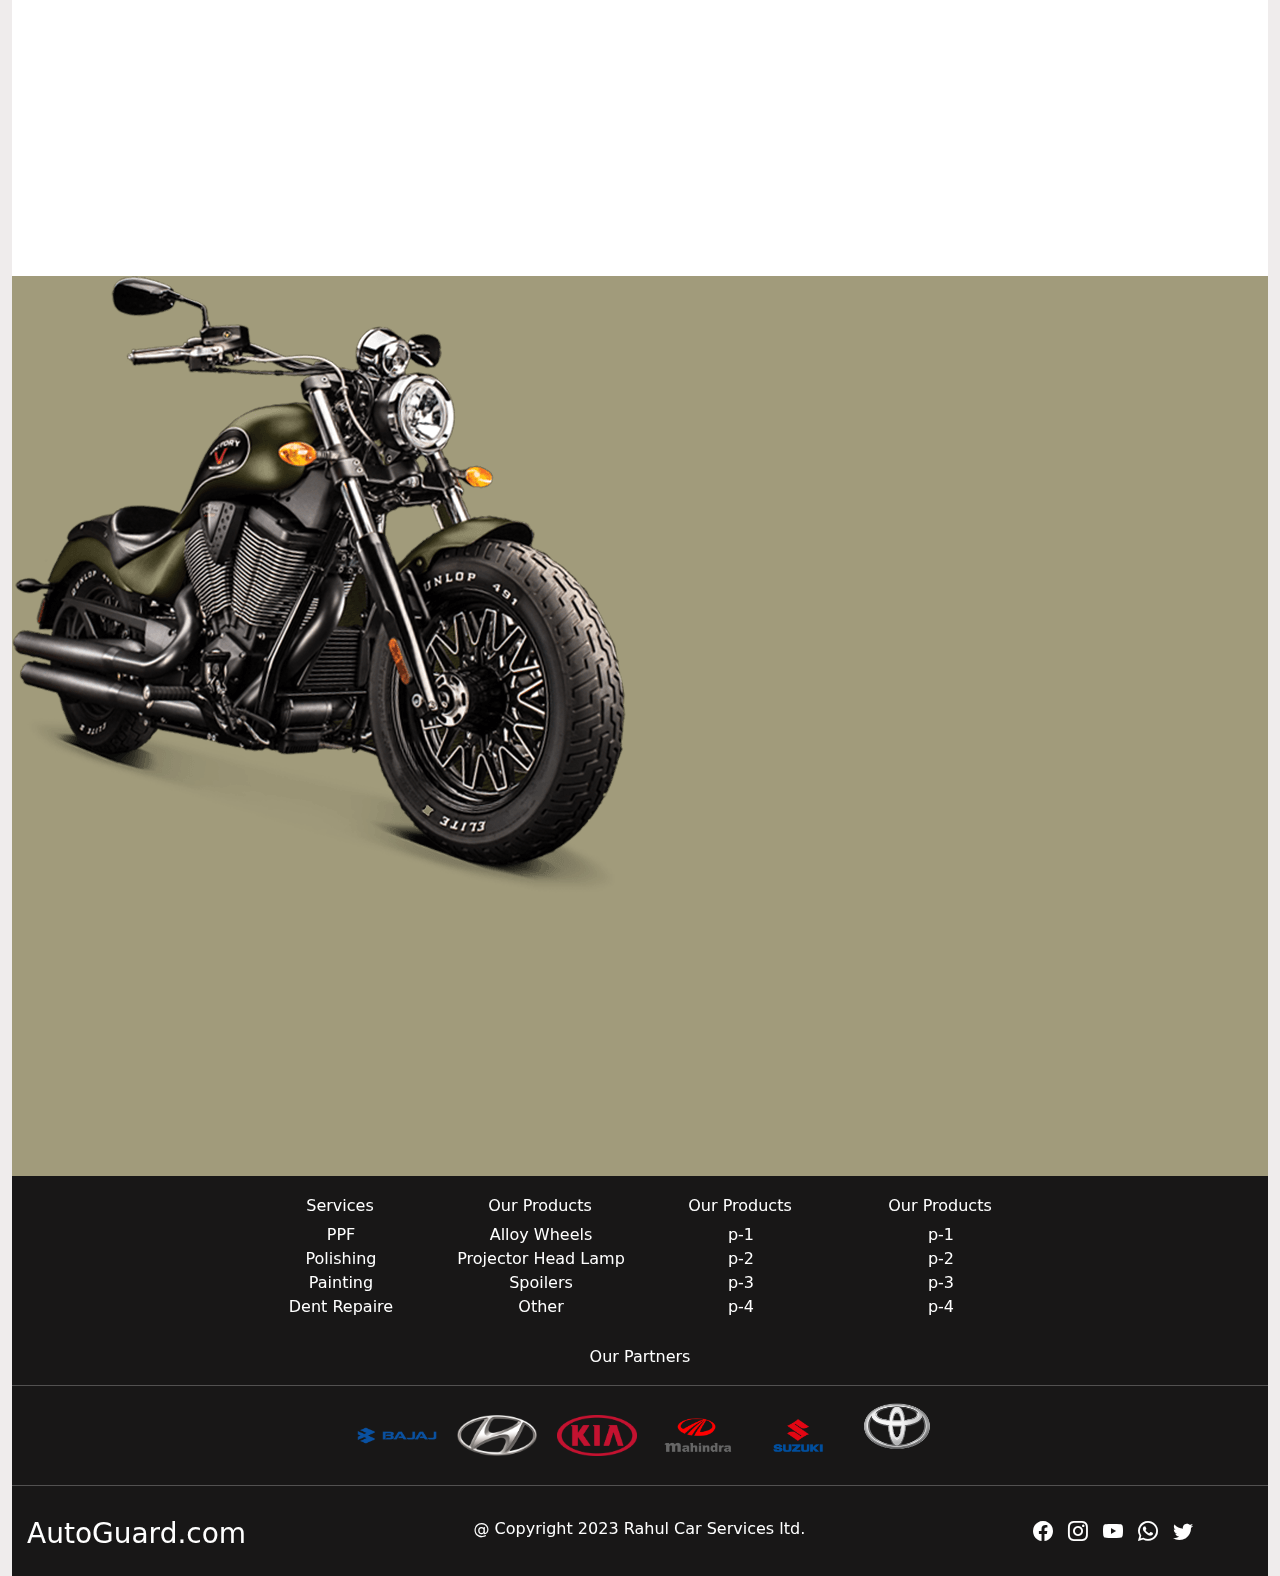
<file: Templates/AutoGuard.html>
<!DOCTYPE html>
<html lang="en">
<head>
    <meta charset="UTF-8">
    <meta name="viewport" content="width=device-width, initial-scale=1.0">
    <link rel="shortcut icon" href="img/repaire.png">
    <link rel="stylesheet" href="https://cdn.jsdelivr.net/npm/bootstrap-icons@1.11.1/font/bootstrap-icons.css">
    <link rel="stylesheet" href="https://cdn.jsdelivr.net/npm/bootstrap@5.3.2/dist/css/bootstrap.min.css">
    <title>AutoGuard</title>
    <style>
        body{
            background-image: url(img/wheel.png);
            background-repeat: no-repeat;
            background-size: auto;
            background-color:rgba(226, 222, 222, 0.562);
            background-attachment: fixed;
            width: 100%;
        }
        .name{
            font-size: 35px;
            font-style: arial;
            font-weight: bold;
            margin-left: 10px;
        }
        header{
            position: sticky;
            top: 0px;
        }
        nav{
            display: flex;
            justify-content: space-between;
            background-color: rgba(226, 222, 222, 0.562);
            padding:0px 0px 0px 10px;
        }
        .nav-list span{
            padding: 25px;
            font-weight: bold;
        }
        .nav-list span:hover{
            background-color: rgba(134, 130, 130, 0.829);
        }
        .dropdown{
            position: relative;
            display: inline-block;
            border: none;
        }
        .dropdown-content{
            display: none;
            position: absolute;
            min-width: 180px;
            box-shadow: 0px 8px 16px 0px rgba(0, 0, 0, 0.2);
        }
        .dropdown:hover .dropdown-content{
            display: block;
            
        }
        .dropdown-content a:hover {
            background-color: #dddbdb;
        }
        .dropbtn{
            border:none;
            background-color:transparent;
            font-weight: bold;
        }
        .dropdown-content a {
            color: black;
            padding: 12px 16px;
            text-decoration: none;
            display: block;
            font-weight: normal;
            background-color: white;
        }
        .nav-right{
            padding-top: 24px;  
          
        }
        .right{
            padding: 24px 20px 30px 20px;
            background-color: rgba(0, 0, 0, 0.76);
            color: white;
            margin-right: 25px;
            font-weight: bold;
        }
        .right:hover{
            background-color: rgba(0, 0, 0, 0.918);
        }
        .nav-right a{
            background-color: transparent;
            text-decoration: none;
            color: black;
            padding: 24px 20px 30px 20px;
        }
        .nav-right a:hover{
            background-color: rgba(134, 130, 130, 0.829);
        }
        main .text{
            float: right;
            width: 370px;
            margin-top: 150px;
        }
        main{
            height: 100vh;
        }
        .card-set1{
            display: flex;
            justify-content: space-around;
            margin-left: 25px;
            flex-wrap: wrap;
            position: absolute;
            top: 60%;
        }
        .card{
            text-align: center;
            width: 300px;
            flex-wrap: wrap;
            margin: 10px;
            padding: 10px;
            border: none;
            box-shadow: 0px 2px 8px rgba(158, 157, 157, 0.7);
            background-color: rgba(240, 237, 237, 0.788);
        }
        .btn-price{
            border: none;
            background-color: rgba(0, 0, 0, 0.76);
            color: white;
            font-weight: bold;
            border-radius: 10px;
            padding: 8px;
        }
        .btn-price:hover{
            background-color: rgba(0, 0, 0, 0.9);  
            box-shadow: 0px 0px 5px rgb(43, 42, 42);
        }
        .sec-1{
            width: 100%;
            height: 100vh;
            background-color: white;
            position: sticky;
            top: 0px;
            z-index: -1;
        }
        .sec-2{
            width: 100%;
            height: 100vh;
            background-color: #A19B7B;
            position: sticky;
            top: 0px;
            z-index: -1;
        }
        footer{
            width: 100%;
            height: 400px;
            background-color: rgba(0, 0, 0, 0.9);
            color: white;
        }
        .footer-end{
            display: flex;
            justify-content: space-between;
            padding: 15px;
        }
        .social span{
            margin-right: 10px;
            font-size: 20px;
            color: white;
        }
        .social{
            margin-right: 50px;
        }
        .bi-arrow-up{
            font-size: 20px;
            position: fixed;
            bottom: 30px;
            right: 20px;
            background-color: white;
            padding: 5px 10px 5px 10px;
            border-radius: 30px;
            cursor: pointer;
            color: black;
            box-shadow: 0px 2px 8px rgba(158, 157, 157, 0.7);
        }
        .footer-start{
            display: flex;
            flex-wrap: wrap;
            justify-content: center;
            padding-top: 20px;
        }
        .footer-start ul{
            list-style: none;
            margin-left: -30px;
        }
        .foot-grid{
            width: 200px;
            text-align: center;
        }
        ul li a{
            text-decoration: none;
            color: white;
        }
        .footer-mid{
            text-align: center;
            margin-top: 10px;
        }
        .footer-mid img{
            width: 80px;
            margin-left: 15px;
        }
    </style>
</head>
<body class="container-fluid">
    <header>
        <nav>
            <div class="nav-list">
                <img src="img/repaire.png" alt="logo" width="60px">
                <h class="name">AutoGuard</h>
                <span><button class="dropbtn">Home</button></span>
                <span class="dropdown">
                    <button class="dropbtn">Services <i class="bi bi-caret-down-fill"></i></button>
                    <div class="dropdown-content">
                        <a href="#">PPF</a>
                        <a href="#">Dent Repare</a>
                        <a href="">Glass</a>
                    </div>
                </span>
                <span class="dropdown">
                    <button class="dropbtn">Products <i class="bi bi-caret-down-fill"></i></button>
                    <div class="dropdown-content">
                        <a href="#">Alloy Wheels</a>
                        <a href="#">Projecter Lamp</a>
                        <a href="">Spoilers</a>
                    </div>
                </span>
                <span><button class="dropbtn">Help</button></span>
            </div>
            <div class="nav-right">
                <a href="#"><span class="bi bi-person"></span>Login</a>
                <span class="right">Get Services <span class="bi bi-arrow-right"></span></span>
            </div>  
        </nav>
    </header>
    <main id="top">
        <div class="text">
           <h2>Get Your Best Service</h2>
           <p>Don't let your Dream buddy to anyone's Hand, Service at our trusted service center. </p>
        </div>
        <div class="card-set1">
            <div class="card">
                <h5>Gold Membership</h5>
               <span>Durarion: 3-Month Plan <strike>2500/-</strike></span>
               <button class="btn-price">Rs.2000/-</button>
            </div>
            <div class="card">
                <h5>Platinum Membership</h5>
               <span>Durarion: 8-Month Plan <strike>6000/-</strike></span>
               <button class="btn-price">Rs.5000/-</button>
            </div>
            <div class="card">
                <h5>Diamond Membership</h5>
               <span>Durarion: 1-Year Plan <strike>8000/-</strike></span>
               <button class="btn-price">Rs.7000/-</button>
            </div>
        </div>
    </main>

    <a class="bi bi-arrow-up" href="#top"></a>

    <section class="sec-1">
        <img src="img/95.png" alt="">
    </section>
    <section class="sec-2">
        <img src="img/bike.png" alt="">
    </section>
    <footer>
        <div class="footer-start">
            <div class="foot-grid">
                <h6>Services</h6>
                <ul>
                    <li><a href="">PPF</a></li>
                    <li><a href="">Polishing</a></li>
                    <li><a href="">Painting</a></li>
                    <li><a href="">Dent Repaire</a></li>
                </ul>
            </div>
            <div class="foot-grid">
                <h6>Our Products</h6>
                <ul>
                    <li><a href="">Alloy Wheels</a></li>
                    <li><a href="">Projector Head Lamp</a></li>
                    <li><a href="">Spoilers</a></li>
                    <li><a href="">Other</a></li>
                </ul>
            </div>
            <div class="foot-grid">
                <h6>Our Products</h6>
                <ul>
                    <li><a href="">p-1</a></li>
                    <li><a href="">p-2</a></li>
                    <li><a href="">p-3</a></li>
                    <li><a href="">p-4</a></li>
                </ul>
            </div>
            <div class="foot-grid">
                <h6>Our Products</h6>
                <ul>
                    <li><a href="">p-1</a></li>
                    <li><a href="">p-2</a></li>
                    <li><a href="">p-3</a></li>
                    <li><a href="">p-4</a></li>
                </ul>
            </div>
        </div>
        <div class="footer-mid">
            <div>Our Partners</div><hr>
           <img src="img/com-logo/bajaj.png" alt="">
           <img src="img/com-logo/hundai.png" alt="">
           <img src="img/com-logo/kia.png" alt="">
           <img src="img/com-logo/mahindra.png" alt="">
           <img src="img/com-logo/suzuki.png" alt="">
           <img src="img/com-logo/toyota.png" alt="">
           <hr>
        </div>
        <div class="footer-end">
            <div>
                <h3>AutoGuard.com</h3>
            </div>
            <div>
                @ Copyright 2023 Rahul Car Services ltd.
            </div>
            <div class="social">
                <a href="#"><span class="bi bi-facebook"></span></a>
                <a href="#"><span class="bi bi-instagram"></span></a>
                <a href="#"><span class="bi bi-youtube"></span></a>
                <a href="#"><span class="bi bi-whatsapp"></span></a>
                <a href="#"><span class="bi bi-twitter"></span></a>
            </div>
        </div>
    </footer>
</body>
</html>
</file>
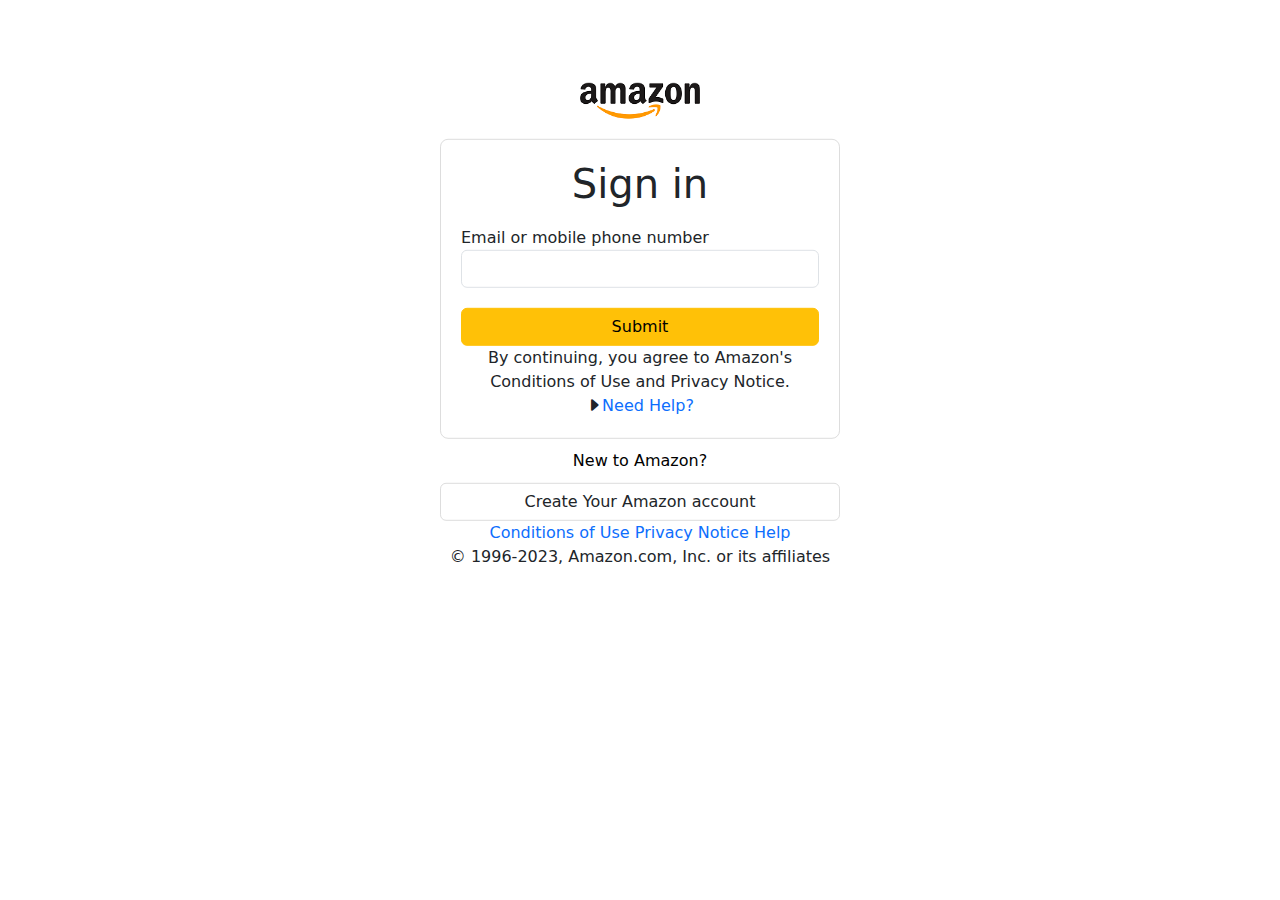
<file: Templates/signin.html>
<!DOCTYPE html>
<html lang="en">
<head>
    <meta charset="UTF-8">
    <meta name="viewport" content="width=device-width, initial-scale=1.0">
    <title>Sign in</title>
    <link rel="stylesheet" href="https://cdn.jsdelivr.net/npm/bootstrap-icons@1.11.1/font/bootstrap-icons.css">
    <link rel="stylesheet" href="https://cdn.jsdelivr.net/npm/bootstrap@5.3.2/dist/css/bootstrap.min.css">
    <style>
        body{
            margin: 0;
        }
        main{
            width: 100%;
            height: 100vh;
        }
        .child-mid{
            position: absolute;
            top:20%;
            left: 50%;
            transform: translate(-50%,-20%);
            width: 400px;
        }
        .form-fill{
            padding: 20px;
        }
        .mob{
            margin-bottom: 20px;
        }
        .logo{
            text-align: center;
        }
        .main-box{
            border: 1px solid #DDDDDD;
            border-radius: 8px;
            margin-top: 20px;
        }
        .submit:hover{
            background-color: #f7c226;
            border: 1px solid #f7c226;
        }
        .newta{
            justify-content: center;
            margin: 10px;
        }
        .newta a{
            color: black;
        }
        a{
            text-decoration: none;
        }
        .newta a:hover{
            text-decoration: underline;
        }
        .btn-2{
            border: 1px solid #DDDDDD;
        }
        section{
            text-align: center;
        }
        form div{
            float: left;
            margin-top: 10px;
        }
    </style>
</head>
<body>
    <main>
    <section class="child-mid">
        <div class="logo">
            <img src="images/logo.png" alt="" width="120px">
        </div>
        <div class="main-box form-fill">
            <h1>Sign in</h1>
        <form action="get">
            <div>Email or mobile phone number</div>
            <input type="text" name="mobile" class="mob form-control">
            <button class="submit btn btn-warning w-100">Submit</button>
        </form>
            <div>
                <span>By continuing, you agree to Amazon's Conditions of Use and Privacy Notice.</span>
                <br><span class="bi bi-caret-right-fill"></span><span><a href="#">Need Help?</a></span>
            </div>
        </div>
        <div class="newta">
           <div><a href="">New to Amazon?</a></div>
        </div>
        <button class="btn-2 btn w-100" >Create Your Amazon account</button>
        <section>
            <div>
                <a href="#">Conditions of Use</a>
                <a href="#">Privacy Notice</a>
                <a href="#">Help</a>
            </div>
            <div>© 1996-2023, Amazon.com, Inc. or its affiliates</div>
        </section>
    </section>
    </main>
</body>
</html>
</file>
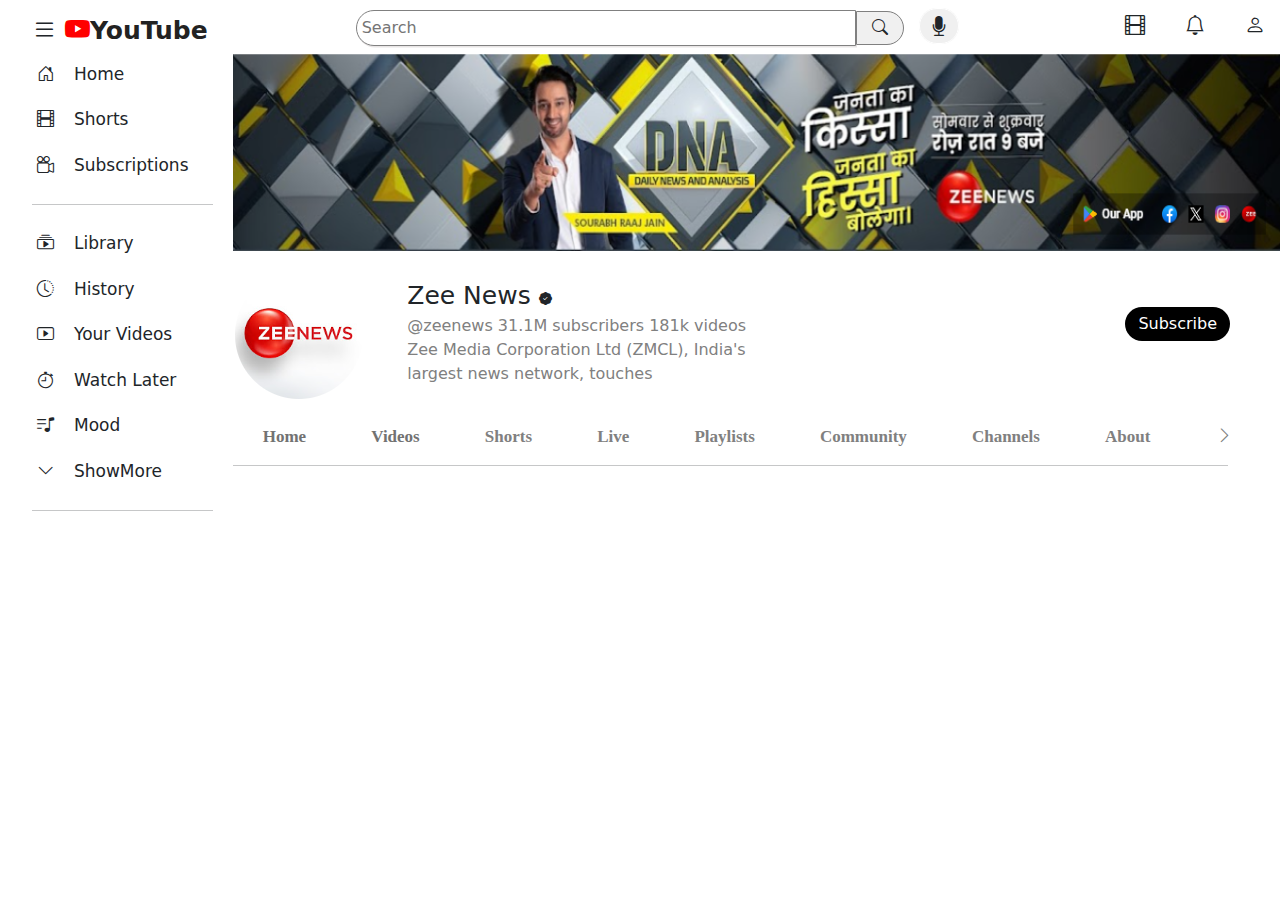
<file: Templates/Youtube.html>
<!DOCTYPE html>
<html lang="en">
<head>
    <meta charset="UTF-8">
    <meta name="viewport" content="width=device-width, initial-scale=1.0">
    <title>YouTube</title>
    <link rel="stylesheet" href="https://cdn.jsdelivr.net/npm/bootstrap-icons@1.11.1/font/bootstrap-icons.css">
    <link rel="stylesheet" href="https://cdn.jsdelivr.net/npm/bootstrap@5.3.2/dist/css/bootstrap.min.css">
    <style>
        header {
            display: flex;
            justify-content: space-between;
            margin-top: 10px;
        }
        .youtube-logo {
            font-size: 25px;
            padding: 2px;
            margin-left: 30px;
        }
        .search {
            width: 500px;
            border: 1px solid gray;
            border-top-left-radius: 20px;
            border-bottom-left-radius: 20px;
            box-shadow: 1px 1.5px #e8e5e5;
            padding: 5px;
        }
        .bi-search {
            border: 1px solid grey;
            padding: 6.5px;
            padding-right: 15px;
            padding-left: 15px;
            margin-left: -5px;
            border-top-right-radius: 20px;
            border-bottom-right-radius: 20px;
            background-color: #F0F0F0;
        }
        .bi-mic-fill {
            font-size: 20px;
            padding: 5px;
            border: 1px solid white;
            border-radius: 20px;
            margin-left: 10px;
            padding-left: 9px;
            padding-right: 9px;
            background-color: #F0F0F0;
        }
        .search-left-panel span{
            font-size: 20px;
            padding-left: 20px;
            padding-right: 15px;
        }
        section {
            display: grid;
            grid-template-columns: 2fr 9fr;
        }
        ul {
            list-style: none;
        }
        li {
            padding: 10px;
            display: flex;
            font-size: 17px;
            width: 200px;
            margin-left: -25px;
        }
        li span {
            margin-left: 20px;
        }
        .channel {
            display: grid;
            grid-template-columns: 2fr 4fr 6fr;
            margin-top: 25px;
        }
        .channel-logo img {
            border-radius: 60px;
        }
        .subscribe-button {
            float: right;
            margin-right: 50px;
            margin-top: 30px;
            background-color: black;
            color: white;
            border: 0;
            border-radius: 20px;
            padding: 5px;
            padding-left: 13px;
            padding-right: 13px;
        }
        .channel-name {
            font-size: 25px;
        }
        .channel-sub{
            color: grey;
        }
        .channel-description{
            color: grey;
        }
        .body-nav {
            margin-top: 25px;
        }
        .body-nav span {
            padding-left: 30px;
            padding-right: 30px;
            padding-bottom: 19px;
            font-size: 17px;
            color: grey;
            font-weight: bold;
            font-family: calibri light;
        }
        .body-nav span a {
            text-decoration: none;
            color: #727272;
        }
        .body-nav span:hover {
            border-bottom: 2px solid grey;
        }
    </style>    
</head>
<body>
    <header>
        <div class="youtube-logo">
            <span class="bi bi-list"></span>
            <span class="bi bi-youtube" style="color: red;"><span style="color: #222222;"><b>YouTube</b></span></span>
        </div>
        <div>
            <input id="search" class="search" name="   Search" placeholder="Search">
            <span class="bi bi-search"></span>
            <span class="bi bi-mic-fill"></span>
        </div>
        
        <div class="search-left-panel">
            <span class="bi bi-film"></span>
            <span class="bi bi-bell"></span>
            <span class="bi bi-person"></span>
        </div>
    </header>
    <!-- <hr size="3" color="gray"> -->
    <section>
        <nav>
            <ul>
                <li><span class="bi bi-house-door"></span><span>Home</span></li>
                <li><span class="bi bi-film"></span><span>Shorts</span></li>
                <li><span class="bi bi-camera-reels"></span><span>Subscriptions</span></li>
                <hr size="3" color="grey" width="90%">
                <li><span class="bi bi-collection-play"></span><span>Library</span></li>
                <li><span class="bi bi-clock-history"></span><span>History</span></li>
                <li><span class="bi bi-play-btn"></span><span>Your Videos</span></li>
                <li><span class="bi bi-stopwatch"></span><span>Watch Later</span></li>
                <li><span class="bi bi-music-note-list"></span><span>Mood</span></li>
                <li><span class="bi bi-chevron-down"></span><span>ShowMore</span></li>
                <hr size="3" color="grey" width="90%">

            </ul>
        </nav>
        <main>
            <div>
                <img src="images/banner.PNG" alt="Channel Banner" width="100%" height="200px">
            </div>
            <div class="channel">
                <div class="channel-logo">
                    <img src="images/logozee.PNG" alt="Channel Logo">
                </div>
                <div class="channel-detail">
                    <div class="channel-name">Zee News <span class="bi bi-patch-check-fill" style="font-size: 13px;"></span></div>
                    <div class="channel-sub">@zeenews 31.1M subscribers 181k videos</div>
                    <div class="channel-description">Zee Media Corporation Ltd (ZMCL), India's largest news network, touches</div>
                </div>
                <div class="sub-button">
                    <button class="subscribe-button">Subscribe</button>
                </div>
             </div>
            <div class="body-nav">
                <span><a href="">Home</a></span>
                <span><a href="videos.html" target="mainframe">Videos</a></span>
                <span>Shorts</span>
                <span>Live</span>
                <span>Playlists</span>
                <span>Community</span>
                <span>Channels</span>
                <span>About</span>
                <span class="bi bi-chevron-right"></span>
                <hr size="3" color="grey" width="95%">
            </div>
            <div>
                <Div><iframe src="" name="mainframe" width="100%" src="videos.html"></iframe></Div>
            </div>
        </main>
</section>
</body>
</html>
</file>
<file: Templates/stylesheet.css>
*{
    margin: 0px;
    font-family: calibri;
}
header{
    width: 100%;
    margin-top: 60px;
}
.nav1{
    width: 100%;
    height: 60px;
    display:flex;
    justify-content: space-between;
    background-color: #131921;
    color: white;
    position: fixed;
    margin-top: -60px;
}
.nav1-left{
    display: flex;
    padding: 10px;
}
.nav1-left span{
    margin-top: 7px;
    padding-left: 10px;
}
.nav1-mid{
    margin-top: 10px;
    display: flex;
}
.all-btn{
    background-color: white;
    color: grey;
    padding-left: 20px;
    padding-right: 20px;
    padding: 10px;
    height: 40px;
    border-top-left-radius: 8px;
    border-bottom-left-radius: 8px;
    border-right: 1px solid grey;
}
.nav1-mid input{
    width: 500px;
    height: 40px;
    padding: 10px;
    color: gray;
    margin: 0px;
    border:none;
    font-size: 18px;
}
.nav1-mid .search{
    padding-top: 10px;
    height: 40px;
    background-color: #F3A847;
    color: #131921;
    border-top-right-radius: 8px;
    border-bottom-right-radius: 8px;
    padding-left: 15px;
    padding-right: 15px;
    font-size: 15px;
    border-color: 1px solid #F3A847;
}
.nav1-right{
    display: flex;
    padding: 10px;
}

.nav2{
    display: flex;
    justify-content: space-between;
    width: 100%;
    height: 45px;
    background-color: #232F3E;
    color: white;
}
.nav1-right a{
    text-decoration: none;
    color: white;
}
.r1, .r2, .r3{
    padding-top: 3px;
    margin-right: 25px;
}
.r1 {
    margin-top: 10px;
    display: flex;
}
.r1 img{
    padding: 3px;
}
.nav2 a { 
    color: white;
    text-decoration: none;
}
.nav2-left ul{
    list-style: none;
    display: flex;
    float: left;
    padding-left: 10px;
    margin-top: 10px;
}
.nav2-left ul li{
    padding-right: 15px;
    font-size: 18px;
}
.bi-caret-down-fill{
    color: #A7ACB2;
    font-size: 10px;
}
.bi-list{
    font-size: 20px;
}
.nav2-right{
    margin-top: 10px;
}
.cat-div{
    margin-top: -300px;
}
.row1 {
    width: 100%;
    display: grid;
    grid-template-columns: 3fr 3fr 3fr 3fr;
    margin-left: 20px;
}
.col1, .col2, .col3, .col4{
    box-shadow: 2px 2px 10px gray;
    background-color: white;
    width: 300px;
    height: 370px;
}
.image-single img{
    width: 90%;
    padding-left: 15px;
    padding-top: 15px;
}
.row1 h1{ 
    padding-left: 15px;
    padding-top: 15px;
    font-size: 25px;
}
.cat-div a{
    padding-left: 15px;
    padding-top: 15px;
    text-decoration: none;
}
table{
    margin-top: 15px;
}
table img{
    width: 120px;
}
tr td {
    padding-left: 17px;
}
.btt{
    width: 100%;
    background-color: #131921;
    padding: 15px;
    text-align: center;
    margin-top: 30px;
}
.btt a{
    text-decoration: none;
    color: white;
    font-size: 15px;
}
.btt:hover{
    background-color: #212b38;
}
.foot-cat{
    display: flex;
    justify-content: space-between;
    padding: 20px;
    background-color: #232F3E;
    color: white;
}
footer ul{
    list-style: none;
}
footer a{
    text-decoration: none;
    color: white;
}
footer li{
    padding: 3px;
}
.foot-container{
    width: 280px;
}
.foot-container span{
    margin-left: 40px;
    font-size: 18px;
    font-weight: bold;
    padding-top: 20px;
}
.amazon-con{
    width: 100%;
    height: 150px;
    background-color: #232F3E;
    color: white;
    text-align: center;
    padding: 20px;
}
.amazon-con a{
    padding: 10px;
}
.footer-3{
    width:100%;
    background-color: #131A22;
    height: 100px;
    color: white;
    text-align: center;
    padding: 20px;
}
.float-signin{
    position: absolute;
    top: 60px;
    right: 150px;
    width: 200px;
    height: 200px;
    background-color: white;
    text-align: center;
  
}
.float-signin a{
    text-decoration: none;
    padding: 7px 20px 7px 20px;
    background-color: #F3A847;
    border-radius: 10px;
    color: white;
}
</file>
